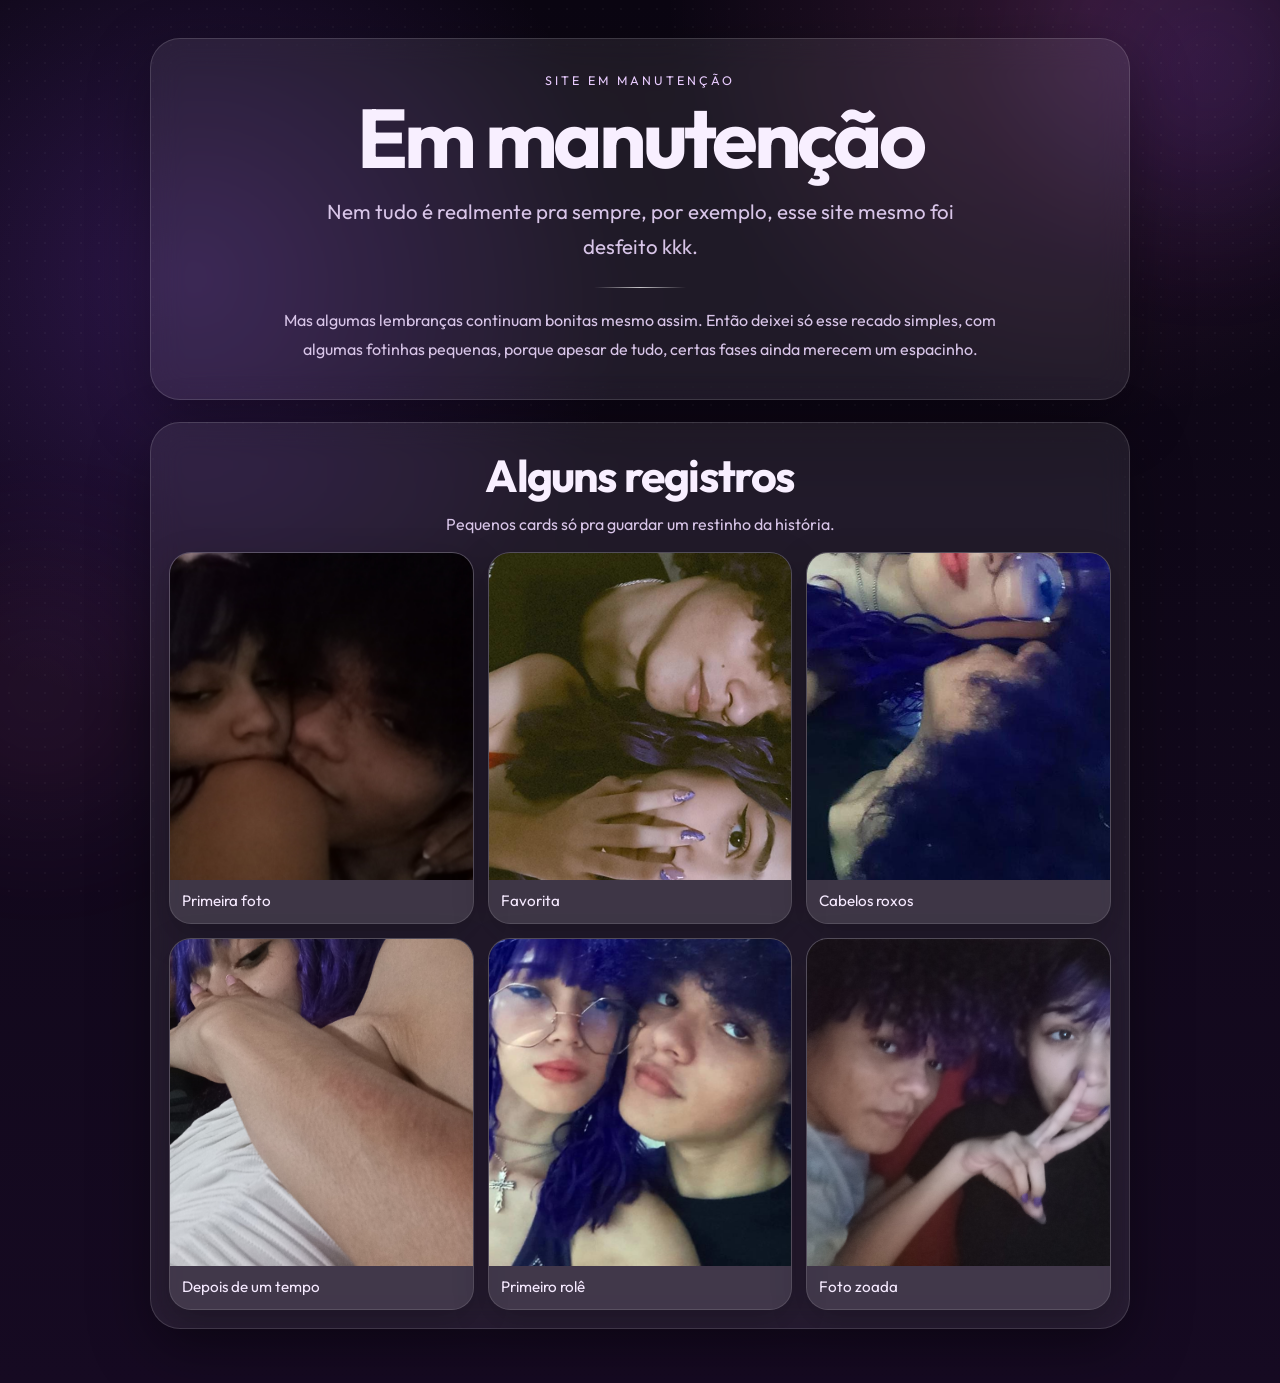
<file: index.html>
<!DOCTYPE html>
<html lang="pt-BR">
<head>
  <meta charset="UTF-8" />
  <meta name="viewport" content="width=device-width, initial-scale=1.0" />
  <title>Em manutenção</title>
  <meta name="description" content="Uma página simples de manutenção com recado e lembranças." />
  <link rel="preconnect" href="https://fonts.googleapis.com">
  <link rel="preconnect" href="https://fonts.gstatic.com" crossorigin>
  <link href="https://fonts.googleapis.com/css2?family=Great+Vibes&family=Outfit:wght@300;400;500;600;700;800&display=swap" rel="stylesheet">
  <link rel="stylesheet" href="style.css" />
</head>
<body>
  <div class="bg-glow glow-1"></div>
  <div class="bg-glow glow-2"></div>
  <div class="noise"></div>

  <main class="page">
    <section class="hero shell reveal visible">
      <p class="eyebrow">SITE EM MANUTENÇÃO</p>
      <h1>Em manutenção</h1>
      <p class="subtitle">Nem tudo é realmente pra sempre, por exemplo, esse site mesmo foi desfeito kkk.</p>
      <div class="divider"></div>
      <p class="message">
        Mas algumas lembranças continuam bonitas mesmo assim. Então deixei só esse recado simples,
        com algumas fotinhas pequenas, porque apesar de tudo, certas fases ainda merecem um espacinho.
      </p>
    </section>

    <section class="gallery shell reveal visible">
      <div class="section-head">
        <h2>Alguns registros</h2>
        <p>Pequenos cards só pra guardar um restinho da história.</p>
      </div>

      <div class="photo-grid">
        <article class="photo-card">
          <img src="assets/primeira-foto.jpg" alt="Primeira foto" loading="lazy" />
          <span>Primeira foto</span>
        </article>

        <article class="photo-card">
          <img src="assets/favorita.jpg" alt="Foto favorita" loading="lazy" />
          <span>Favorita</span>
        </article>

        <article class="photo-card">
          <img src="assets/cabelo-roxo.jpg" alt="Cabelo roxo" loading="lazy" />
          <span>Cabelos roxos</span>
        </article>

        <article class="photo-card">
          <img src="assets/segunda-foto.jpg" alt="Segunda foto" loading="lazy" />
          <span>Depois de um tempo</span>
        </article>

        <article class="photo-card">
          <img src="assets/primeiro-role.jpg" alt="Primeiro rolê" loading="lazy" />
          <span>Primeiro rolê</span>
        </article>

        <article class="photo-card">
          <img src="assets/foto-zoada.jpg" alt="Foto zoada" loading="lazy" />
          <span>Foto zoada</span>
        </article>
      </div>
    </section>
  </main>

  <script src="script.js"></script>
</body>
</html>
</file>
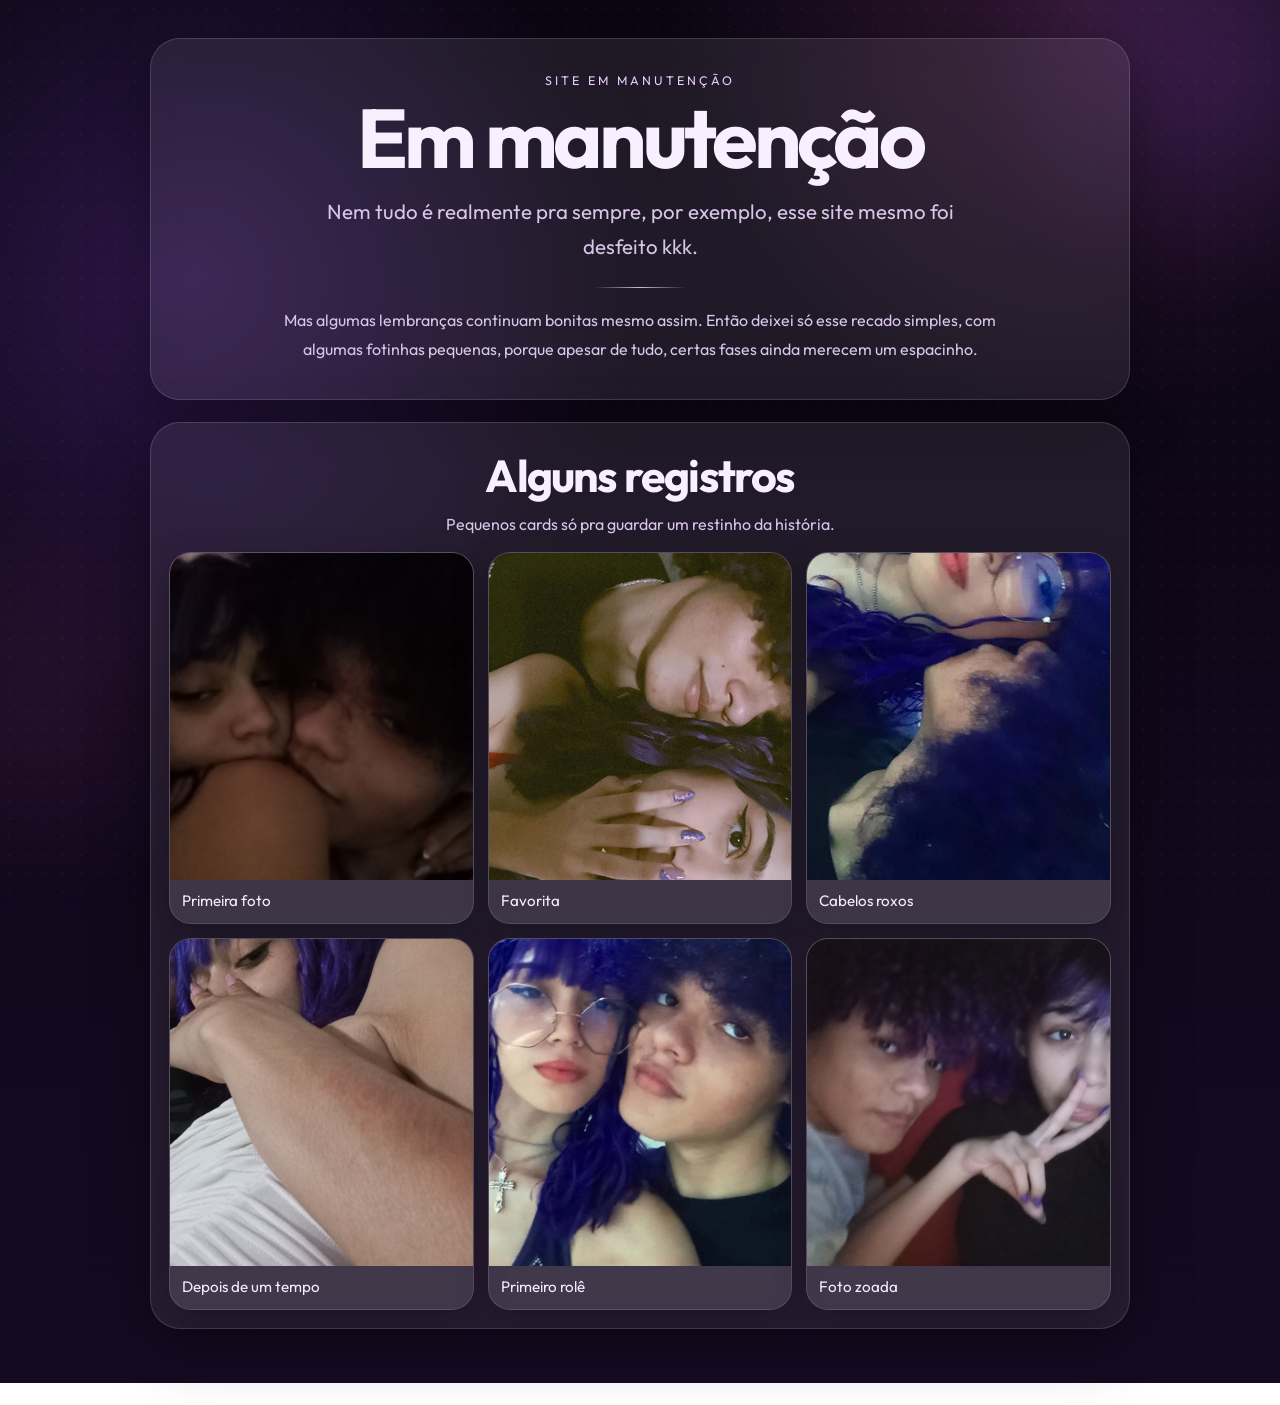
<file: recadinho.html>
<!DOCTYPE html>
<html lang="pt-BR">
<head>
  <meta charset="UTF-8" />
  <meta name="viewport" content="width=device-width, initial-scale=1.0" />
  <meta http-equiv="refresh" content="0; url=./index.html" />
  <title>Redirecionando...</title>
</head>
<body></body>
</html>
</file>
<file: style.css>
:root {
  --bg: #0b0612;
  --bg-2: #160a22;
  --card: rgba(255,255,255,0.08);
  --card-strong: rgba(255,255,255,0.12);
  --border: rgba(255,255,255,0.14);
  --text: #f8efff;
  --muted: #d8c5e8;
  --pink: #ff77db;
  --purple: #9b4dff;
  --shadow: 0 20px 60px rgba(0,0,0,.35);
}

* { box-sizing: border-box; }
html { scroll-behavior: smooth; }
body {
  margin: 0;
  min-height: 100vh;
  color: var(--text);
  font-family: 'Outfit', system-ui, sans-serif;
  background:
    radial-gradient(circle at 15% 20%, rgba(155,77,255,.22), transparent 28%),
    radial-gradient(circle at 85% 0%, rgba(255,119,219,.16), transparent 24%),
    linear-gradient(180deg, var(--bg) 0%, var(--bg-2) 100%);
  overflow-x: hidden;
}

a { color: inherit; text-decoration: none; }
img { display: block; width: 100%; }

.noise {
  position: fixed;
  inset: 0;
  pointer-events: none;
  opacity: .04;
  background-image: radial-gradient(circle, #fff .7px, transparent .8px);
  background-size: 18px 18px;
}

.bg-glow {
  position: fixed;
  border-radius: 999px;
  filter: blur(80px);
  pointer-events: none;
  opacity: .45;
}
.glow-1 {
  width: 260px;
  height: 260px;
  top: -60px;
  right: -60px;
  background: rgba(155,77,255,.35);
}
.glow-2 {
  width: 240px;
  height: 240px;
  left: -80px;
  bottom: 10%;
  background: rgba(255,119,219,.22);
}

.page {
  width: min(980px, calc(100% - 28px));
  margin: 0 auto;
  padding: 38px 0 54px;
}

.shell {
  position: relative;
  background: var(--card);
  border: 1px solid var(--border);
  backdrop-filter: blur(16px);
  box-shadow: var(--shadow);
  border-radius: 30px;
}

.hero {
  text-align: center;
  padding: 34px 22px;
}

.eyebrow {
  margin: 0 0 10px;
  color: #e9ccff;
  font-size: .78rem;
  letter-spacing: .24em;
  text-transform: uppercase;
}

h1 {
  margin: 0;
  font-size: clamp(2.5rem, 8vw, 5.2rem);
  line-height: .95;
  letter-spacing: -.05em;
}

.subtitle {
  max-width: 700px;
  margin: 18px auto 0;
  font-size: clamp(1.04rem, 2.6vw, 1.28rem);
  line-height: 1.7;
  color: var(--muted);
}

.divider {
  width: 92px;
  height: 1px;
  margin: 22px auto 18px;
  background: linear-gradient(90deg, transparent, rgba(255,255,255,.75), transparent);
}

.message {
  max-width: 760px;
  margin: 0 auto;
  line-height: 1.85;
  color: var(--muted);
}

.gallery {
  margin-top: 22px;
  padding: 24px 18px 18px;
}

.section-head {
  text-align: center;
  margin-bottom: 18px;
}
.section-head h2 {
  margin: 0;
  font-size: clamp(1.7rem, 5vw, 2.8rem);
  letter-spacing: -.04em;
}
.section-head p {
  margin: 10px 0 0;
  color: var(--muted);
}

.photo-grid {
  display: grid;
  grid-template-columns: repeat(3, minmax(0, 1fr));
  gap: 14px;
}

.photo-card {
  overflow: hidden;
  border-radius: 22px;
  background: var(--card-strong);
  border: 1px solid rgba(255,255,255,.12);
  box-shadow: 0 12px 34px rgba(0,0,0,.25);
}

.photo-card img {
  aspect-ratio: 1 / 1.08;
  object-fit: cover;
}

.photo-card span {
  display: block;
  padding: 11px 12px 13px;
  font-size: .95rem;
  color: #f6eaff;
}

.reveal {
  opacity: 0;
  transform: translateY(16px);
  transition: opacity .45s ease, transform .45s ease;
}
.reveal.visible {
  opacity: 1;
  transform: translateY(0);
}

@media (max-width: 780px) {
  .page { width: min(100%, calc(100% - 18px)); padding-top: 18px; }
  .hero { padding: 26px 16px; border-radius: 24px; }
  .gallery { padding: 18px 12px 12px; border-radius: 24px; }
  .photo-grid { grid-template-columns: repeat(2, minmax(0, 1fr)); gap: 10px; }
  .photo-card { border-radius: 18px; }
  .photo-card span { font-size: .88rem; padding: 10px 10px 12px; }
}

@media (max-width: 460px) {
  .photo-grid { grid-template-columns: repeat(2, minmax(0, 1fr)); }
  .subtitle, .message { font-size: .98rem; }
}
</file>
